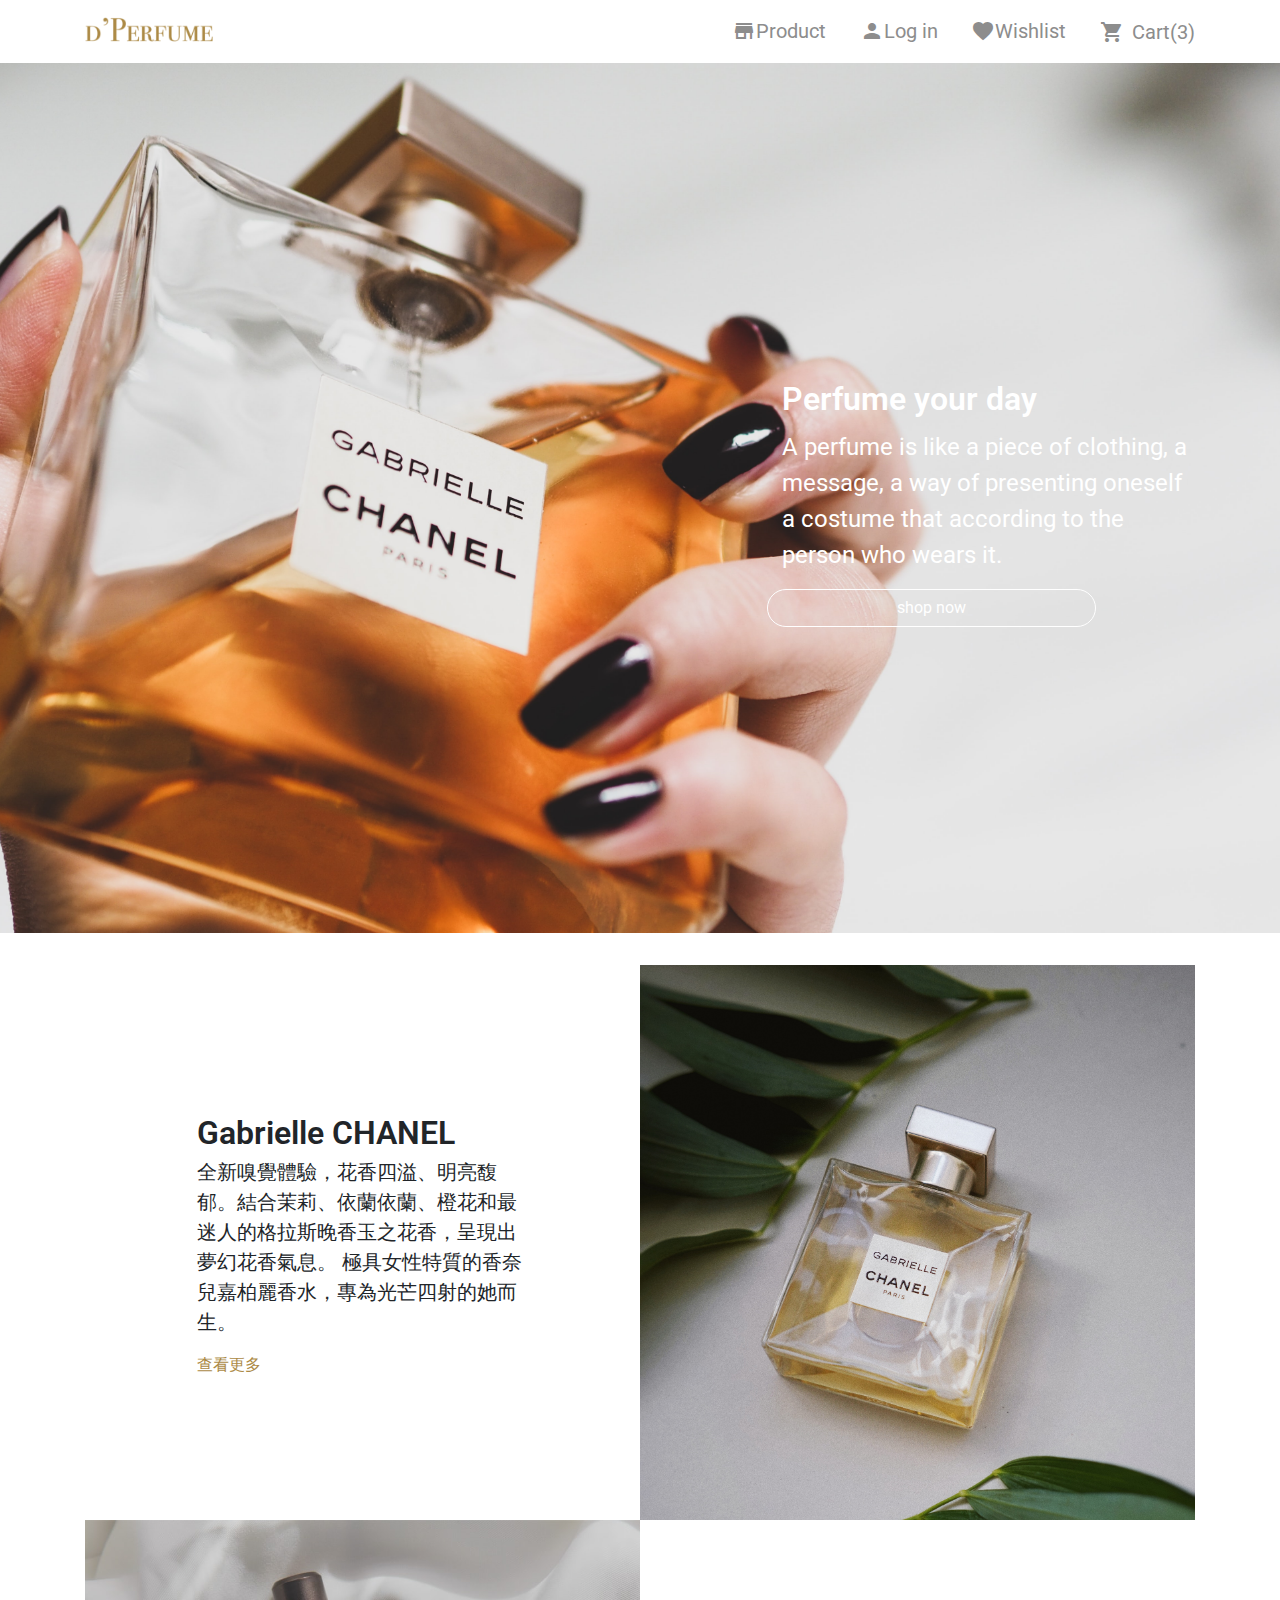
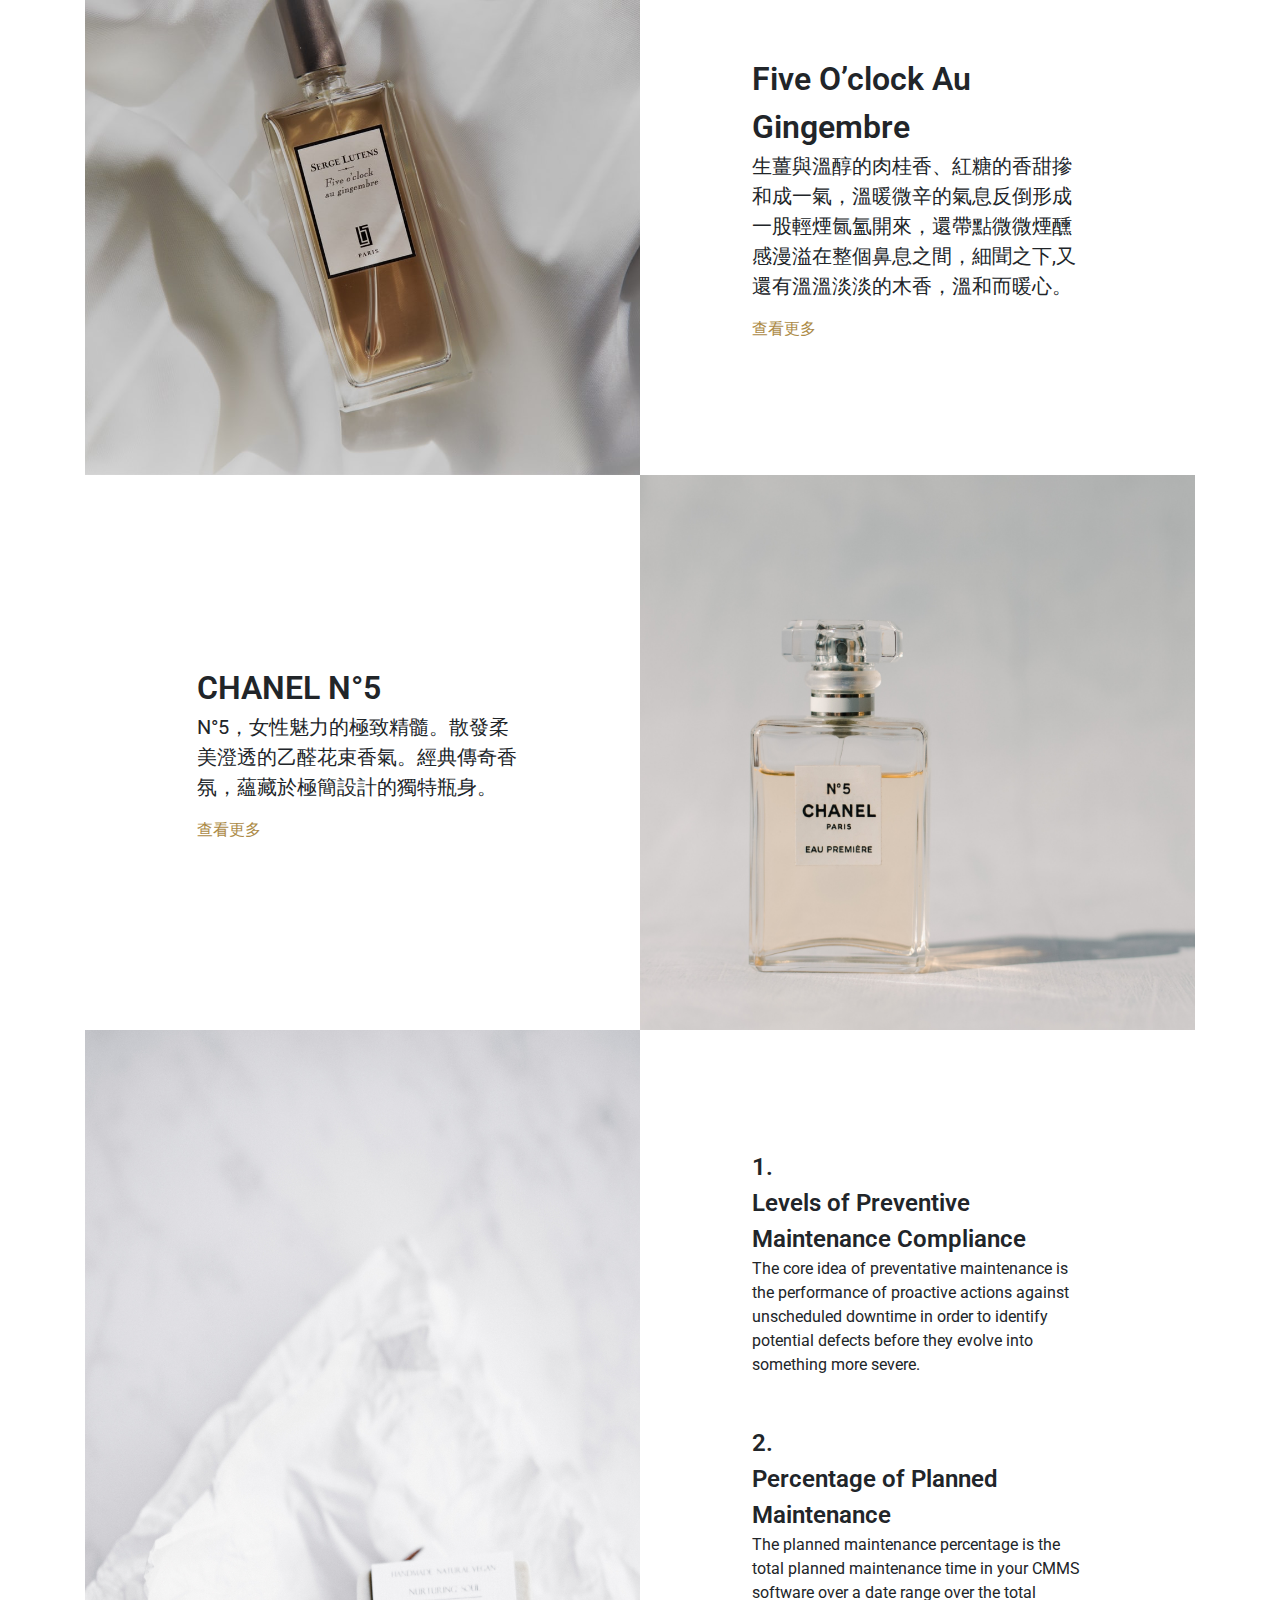
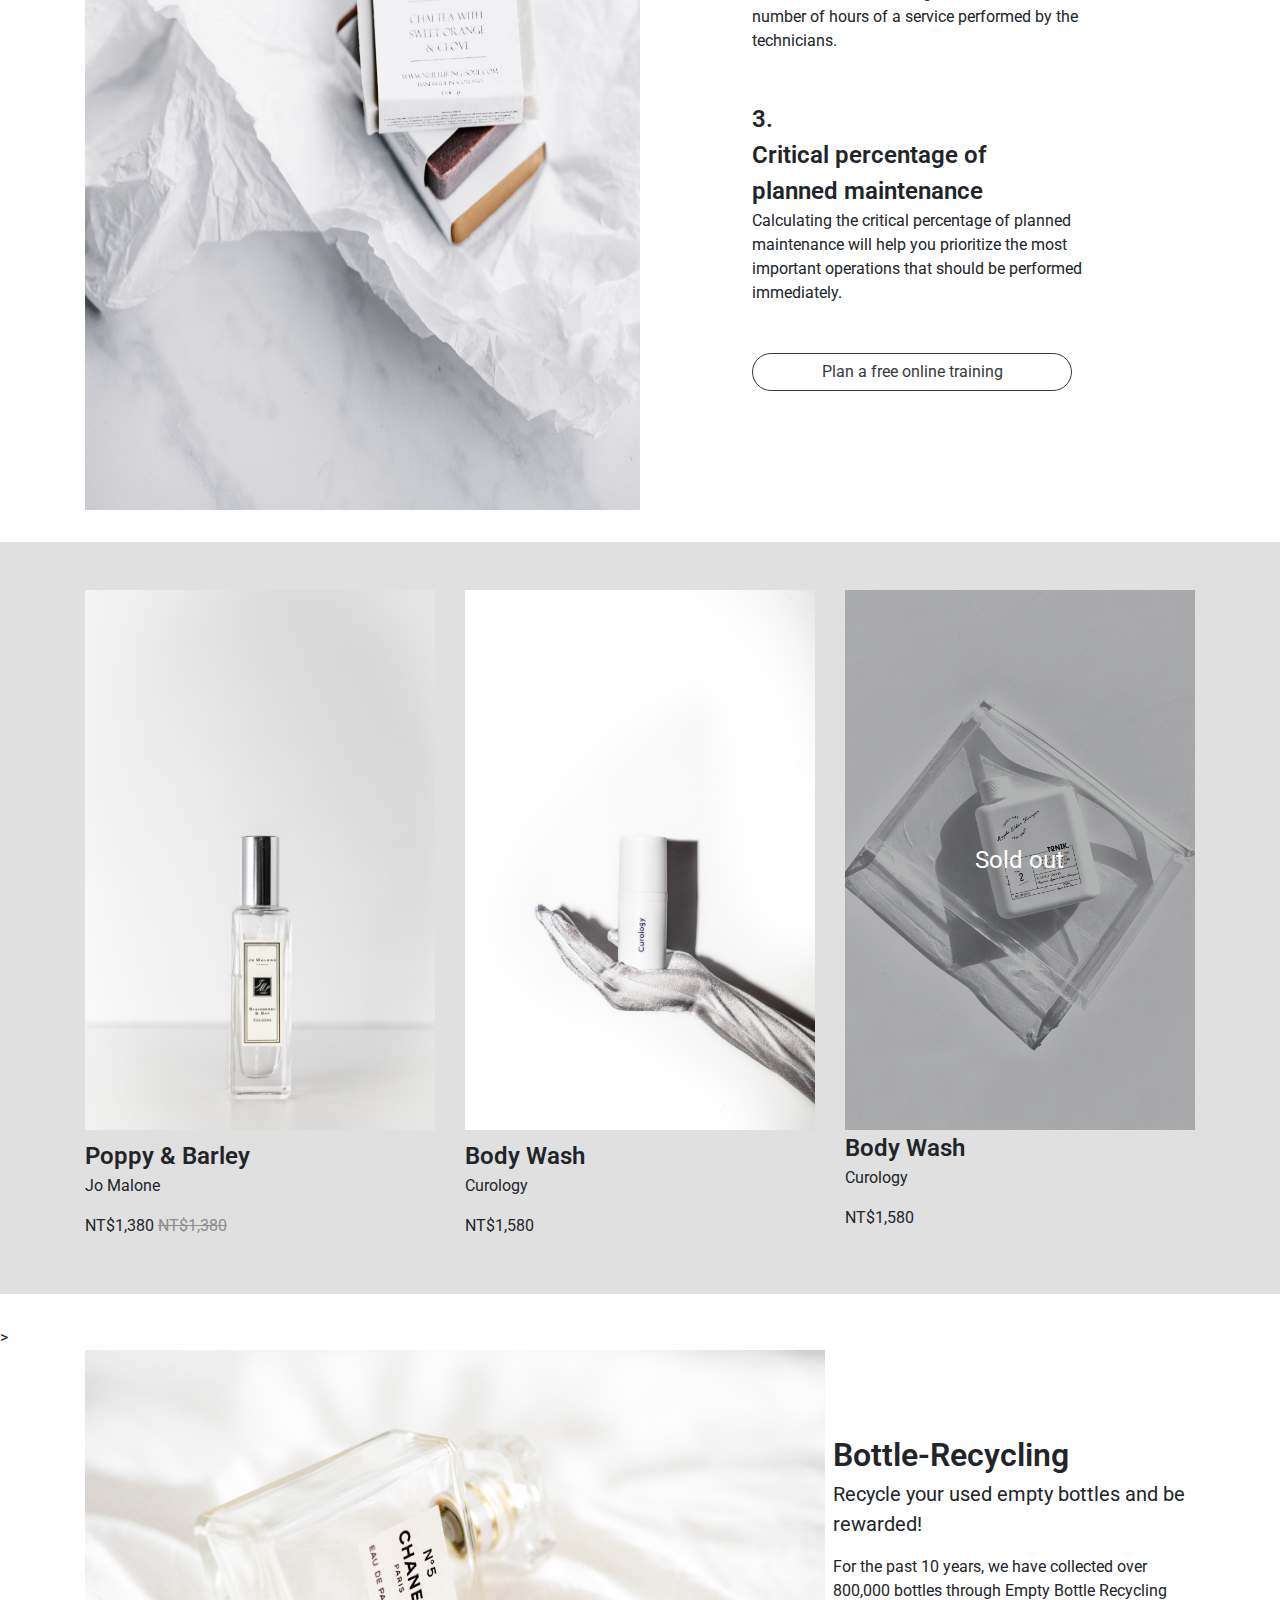
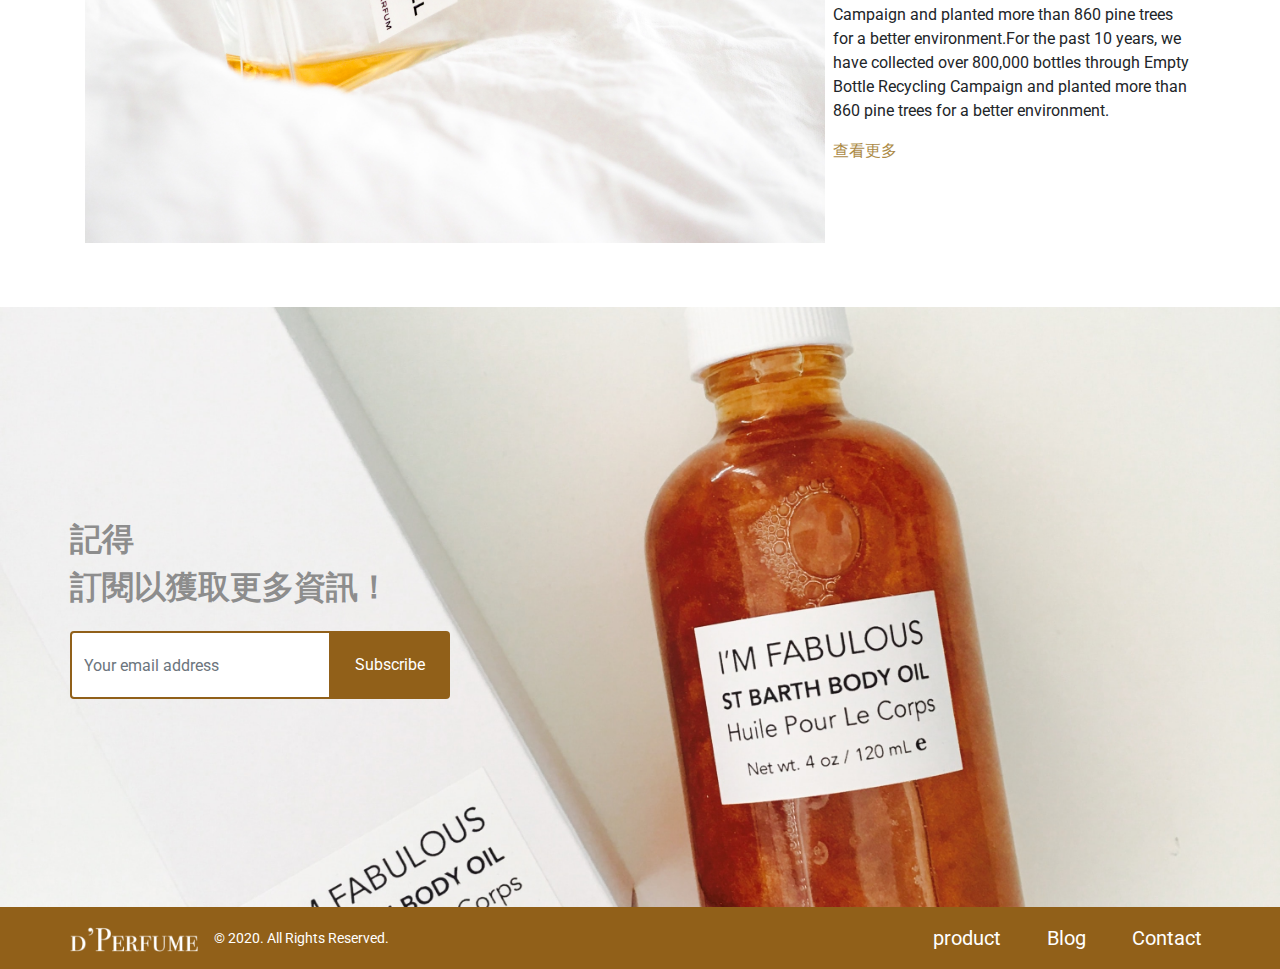
<file: index.html>
<!DOCTYPE html>
<html lang="en">

<head>
  <meta charset="UTF-8">
  <meta name="viewport" content="width=device-width, initial-scale=1.0">
  <meta http-equiv="X-UA-Compatible" content="ie=edge">
  <title>
    index
  </title>
  <link rel="stylesheet" href="./assets/style/all.css">
  <link href="https://fonts.googleapis.com/css2?family=Roboto&display=swap" rel="stylesheet">
  <link href="https://fonts.google.com/specimen/Noto+Sans?query=san" rel="stylesheet">
  <link href="https://fonts.googleapis.com/icon?family=Material+Icons" rel="stylesheet">


</head>

<body>
  <div>
    <div class="container ">
      <nav class="row no-gutters navbar navbar-expand-lg navbar-light    m-lg-0 p-0 mt-sm-2 mb-sm-2">
        <h1 class="col-sm-6 col-lg-7 p-0 m-0 ">
          <a class="navbar-brand logoGold   hideWord p-0" href="index.html">logo</a>
        </h1>
        <div class="col-sm-6  d-lg-none d-sm-block d-sm-flex align-items-sm-center justify-content-sm-end">
          <div class="position-relative">
            <span class="material-icons  text-secondary sd-lg-none d-sm-block">
              shopping_cart
            </span>
            <span
              class="badge badge-pill badge-primary position-absolute position-top--5 position-right--5 d-flex align-items-center justify-content-center text-size-xs "
              style="width:14px;height: 13px;">3
            </span>
          </div>
          <button class="navbar-toggler ml-sm-3" type="button" data-toggle="collapse" data-target="#navbarNav"
            aria-controls="navbarNav" aria-expanded="false" aria-label="Toggle navigation">
            <span class="navbar-toggler-icon"></span>
          </button>
        </div>
        <div class="row col-lg-5 collapse navbar-collapse no-gutters p-0" id="navbarNav">
          <ul class="col-lg-12 navbar-nav d-flex justify-content-between secondary  text-size-l text-lh-l p-0">

            <li class="nav-item d-flex align-items-center  bg-lg-white bg-sm-grey border-sm-white-bottom">
              <span class="material-icons d-lg-block d-sm-none ">
                store
              </span>
              <a class="nav-link d-block text-sm-center text-lg-secondary text-sm-white w-100 pl-0 pt-3 pb-3  "
                href="product.html">Product </a>
            </li>
            <li class="nav-item d-flex align-items-center  bg-lg-white bg-sm-grey border-sm-white-bottom">
              <span class="material-icons d-lg-block d-sm-none ">
                person
              </span>
              <a class="nav-link d-block text-sm-center  text-lg-secondary text-sm-white  w-100 pl-0 pt-3 pb-3"
                href="login.html">Log in</a>
            </li>
            <li class="nav-item d-flex align-items-center bg-lg-white bg-sm-grey border-sm-white-bottom">
              <span class="material-icons d-lg-block d-sm-none">
                favorite
              </span>
              <a class="nav-link d-block text-sm-center  text-lg-secondary text-sm-white w-100 pl-0 pt-3 pb-3"
                href="#">Wishlist</a>
            </li>
            <li class="nav-item d-flex align-items-center bg-lg-white bg-sm-grey">
              <span class="material-icons  d-lg-block d-sm-none">
                shopping_cart
              </span>
              <a class="nav-link d-block text-sm-center  text-lg-secondary text-sm-white w-100 pt-3 pb-3 pr-0 "
                href="#">Cart(3)</a>
            </li>
          </ul>
        </div>
      </nav>

    </div>
  </div>

  <div class="banner  mb-lg-7 mb-5  ">
    <div class="container p-0 h-100 ">
        <div
            class="row w-100  h-100 d-flex align-items-lg-center align-items-sm-center justify-content-lg-end justify-content-sm-center m-0">
            <div class="col-lg-5 article text-white bg-transparent border-0 p-0 ">

                <div class="row article-body  ml-lg-3 pl-lg-3 ">
                    <h2 class="col-12 article-title text-size-3xl text-lh-3xl ">Perfume your day</h5>
                        <p class="col-12 article-text text-size-xl text-lh-xl mb-lg-3">A perfume is like a piece of
                            clothing, a
                            message, a way of presenting
                            oneself a costume that according to the person who wears it.
                        </p>

                        <button type="button" class="col-lg-9 col-sm-12 btn btn-outline-white rounded-pill ">shop
                            now</button>
                </div>
            </div>
        </div>
    </div>
</div>
<div class="container mb-lg-7 mb-5 ">
    <div class="row no-gutters flex-lg-row flex-sm-column-reverse ">
        <div class="col-12 col-lg-6 ">
            <div class="article h-100   justify-content-lg-center  pr-lg-7 pl-lg-7  border-0">
                <div class="article-body pr-lg-6 pl-lg-6 pr-sm-0 pl-sm-0">
                    <div class="article-title text-size-xxl text-lh-xxl ">Gabrielle CHANEL</div>
                    <div class="article-text text-size-l text-lh-l mb-lg-3 mb-sm-2">
                        全新嗅覺體驗，花香四溢、明亮馥郁。結合茉莉、依蘭依蘭、橙花和最迷人的格拉斯晚香玉之花香，呈現出夢幻花香氣息。 極具女性特質的香奈兒嘉柏麗香水，專為光芒四射的她而生。</div>
                    <div class="article-text text-size-m text-lh-m ">
                        <a class="fourth" href="">查看更多</a>
                    </div>
                </div>
            </div>
        </div>
        <div class="col-12 col-lg-6">

            <img src="./assets/images/index2.jpg" class="img-fluid   bg-size-contain bg-pos-top a" alt="">
        </div>
        <div class="col-lg-6">

        </div>
    </div>
    <div class="row no-gutters flex-lg-row-reverse flex-sm-column-reverse  mb-sm-5 mb-lg-0">
        <div class="col-lg-6">
            <div class="article h-100 justify-content-lg-center pr-lg-7 pl-lg-7  border-0">
                <div class="article-body pr-lg-6 pl-lg-6 pr-sm-0 pl-sm-0">
                    <div class="article-title text-size-xxl text-lh-xxl  ">Five O’clock Au Gingembre</div>
                    <div class="article-text text-size-l text-lh-l mb-lg-3 mb-sm-2">
                        生薑與溫醇的肉桂香、紅糖的香甜摻和成一氣，溫暖微辛的氣息反倒形成一股輕煙氤氳開來，還帶點微微煙醺感漫溢在整個鼻息之間，細聞之下,又還有溫溫淡淡的木香，溫和而暖心。</div>
                    <div class="article-text text-size-m text-lh-m">
                        <a class="fourth" href="">查看更多</a>
                    </div>
                </div>
            </div>
        </div>
        <div class="col-lg-6 d-sm-flex justify-content-sm-center">

            <img src="./assets/images/index3.png" class="img-fluid   bg-size-cover " alt="">
        </div>
        <div class="col-lg-6">

        </div>
    </div>
    <div class="row no-gutters flex-lg-row flex-sm-column-reverse mb-lg-0 mb-sm-5 ">
        <div class="col-lg-6 ">
            <div class="article h-100 justify-content-lg-center pr-lg-7 pl-lg-7  border-0">
                <div class="article-body pr-lg-6 pl-lg-6 pr-sm-0 pl-sm-0">
                    <div class="article-title text-size-xxl text-lh-xxl">CHANEL N°5</div>
                    <div class="article-text text-size-l text-lh-l mb-lg-3 mb-sm-2">
                        N°5，女性魅力的極致精髓。散發柔美澄透的乙醛花束香氣。經典傳奇香氛，蘊藏於極簡設計的獨特瓶身。</div>
                    <div class="article-text text-size-m text-lh-m ">
                        <a class="fourth" href="">查看更多</a>
                    </div>
                </div>
            </div>
        </div>
        <div class="col-lg-6">

            <img src="./assets/images/index4.jpg" class="img-fluid  bg-size-cover " alt="">
        </div>
        <div class="col-lg-6">

        </div>
    </div>
    <div class="row no-gutters flex-lg-row-reverse flex-sm-column-reverse mb-lg-0 mb-sm-5">
        <div class="col-lg-6">
            <ul
                class="article h-100 justify-content-lg-center list-style-none border-0 mb-lg-0 pr-lg-7 pl-lg-7 p-sm-0 mb-sm-2">
                <li class="article-body pt-lg-0 pb-lg-0 pr-lg-6 pl-lg-6 mb-lg-6 pr-sm-0 pl-sm-0  pt-sm-0">
                    <div class="article-title text-size-xl text-lh-xl ">1.<br> Levels of Preventive<br>Maintenance
                        Compliance</div>
                    <div class="article-text text-size-m text-lh-m">The core idea of preventative maintenance is the
                        performance of proactive actions against unscheduled downtime in order to identify potential
                        defects before they evolve into something more severe.</div>
                </li>
                <li class="article-body pt-lg-0 pb-lg-0 pr-lg-6 pl-lg-6 mb-lg-6 pr-sm-0 pl-sm-0 pt-sm-0">
                    <div class="article-title text-size-xl text-lh-xl  ">2.<br> Percentage of Planned <br>Maintenance
                    </div>
                    <div class="article-text text-size-m text-lh-m">The planned maintenance percentage is the total
                        planned maintenance time in your CMMS software over a date range over the total number of hours
                        of a service performed by the technicians.</div>
                </li>
                <li class="article-body pt-lg-0 pb-lg-0 pr-lg-6 pl-lg-6 mb-lg-6 pr-sm-0 pl-sm-0 pt-sm-0">
                    <div class="article-title text-size-xl text-lh-xl  ">3.<br> Critical percentage of<br>planned
                        maintenance</div>
                    <div class="article-text text-size-m text-lh-m">Calculating the critical percentage of planned
                        maintenance will help you prioritize the most important operations that should be performed
                        immediately.</div>
                </li>
                <li>
                    <button type="button" class="btn btn-outline-dark rounded-pill w-lg-75 w-sm-100 ml-lg-6">Plan a free
                        online training</button>
                </li>
            </ul>
        </div>
        <div class="col-lg-6">

            <img src="./assets/images/index5.jpg" class="img-fluid bg-size-cover " alt="" style="height:1080px">
        </div>
        <div class="col-lg-6">

        </div>
    </div>
</div>
<div class="bg-third  mb-lg-7 pt-lg-6 pb-lg-4 mb-5">
    <div class="container">
        <div class="row ">
            <div class="col-sm-12 col-lg-4 mb-5">
                <div class="article  border-0">
                    <img src="./assets/images/index6.jpg" alt="" class="article-img" style="height:540px">

                    <div class="article-body   p-0">
                        <div class="article-title text-size-xl text-lh-xl">Poppy & Barley</div>
                        <div class="article-text text-size-m text-lh-m mb-lg-3">Jo Malone</div>
                        <div class="article-text text-size-m text-lh-m">NT$1,380 <span
                                class="text-line-trough secondary">NT$1,380</span></div>

                    </div>
                </div>
            </div>
            <div class="col-sm-12 col-lg-4 mb-5">
                <div class="article  border-0 ">
                    <img src="./assets/images/index7.jpg" alt="" class="article-img img-fluid " style="height:540px">

                    <div class="article-body p-0">
                        <div class="article-title text-size-xl text-lh-xl">Body Wash</div>
                        <div class="article-text text-size-m text-lh-m mb-lg-3">Curology</div>
                        <div class="article-text text-size-m text-lh-m">NT$1,580</div>

                    </div>
                </div>
            </div>
            <div class="col-sm-12 col-lg-4  mb-5">
                <div class="article  border-0 ">
                    <div class="picIndex-8  ">
                        <p class="cover h-100 w-100 text-white text-size-xl text-lh-xl">Sold out</p>
                    </div>

                    <div class="article-body p-0">
                        <div class="article-title text-size-xl text-lh-xl">Body Wash</div>
                        <div class="article-text text-size-m text-lh-m mb-lg-3">Curology</div>
                        <div class="article-text text-size-m text-lh-m">NT$1,580</div>

                    </div>
                </div>
            </div>
        </div>
    </div>
</div>>
<div class="container mb-lg-7">
    <div class="row no-gutters">
        <img src="./assets/images/index9.jpg" alt="" class="col-lg-8 article-img img-fluid mb-lg-0">
        <div class="col-lg-4">
            <div class="article h-100 justify-content-lg-center   border-0 pl-lg-2">
                <div class="article-body pr-lg-0 pr-sm-0 pl-sm-0">
                    <div class="article-title text-size-xxl text-lh-xxl  ">Bottle-Recycling</div>
                    <div class="article-text text-size-l text-lh-l mb-lg-3 ">
                        Recycle your used empty bottles and be rewarded!</div>
                    <div class="article-text text-size-m text-lh-m mb-lg-3 mb-sm-2">
                        For the past 10 years, we have collected over 800,000 bottles through Empty Bottle Recycling
                        Campaign and planted more than 860 pine trees for a better environment.For the past 10 years, we
                        have collected over 800,000 bottles through Empty Bottle Recycling Campaign and planted more
                        than 860 pine trees for a better environment.</div>
                    <div class="article-text text-size-m text-lh-m ">
                        <a class="fourth" href="">查看更多</a>
                    </div>
                </div>
            </div>
        </div>
    </div>
</div>
<div class="banner-secondary  ">
    <div class="container p-0 h-100 ">
        <div
            class="row w-100 no-gutters h-100 d-flex align-items-lg-center  align-items-sm-center justify-content-lg-start justify-content-sm-center m-0 ">
            <div class="col-lg-4 article bg-transparent border-0 p-0">

                <div class="article-body p-0 mb-lg-3  mb-sm-3">
                    <h2 class="article-title secondary font-weight-600 text-size-xxl text-lh-xxl mb-lg-1">
                        記得<br>訂閱以獲取更多資訊！
                    </h2>

                </div>
                <div class=" input-group">
                    <input type="text"
                        class="form-control border-primary text-size-m text-lh-m pt-lg-5 pb-lg-5 pt-sm-3 pb-sm-3"
                        placeholder="Your email address">
                    <div class="input-group-append">
                        <button
                            class="btn  bg-primary text-white  text-size-m text-lh-m pl-sm-4 pr-sm-4 pt-sm-3 pb-sm-3"
                            type="button" id="button-addon2">Subscribe</button>
                    </div>
                </div>
            </div>

        </div>
    </div>
</div>
    <div class="bg-primary">
      <div class="container p-0">
        <nav class="row navbar navbar-expand-lg navbar-light  m-0 p-0">
          <div
            class="col-lg-9 d-flex align-items-lg-center align-items-sm-center  justify-content-lg-start justify-content-sm-between p-lg-0 m-0 pt-sm-3 pb-sm-3">

            <a class="navbar-brand logoWhite hideWord p-0" href="#">logo</a>

            <p class="text-white text-size-s text-lh-s mb-0">© 2020. All Rights Reserved.</p>
            <button class="navbar-toggler d-sm-none  " type="button" data-toggle="collapse" data-target="#navbarNav"
              aria-controls="navbarNav" aria-expanded="false" aria-label="Toggle navigation">
              <span class="navbar-toggler-icon"></span>
            </button>
          </div>
          <div class="row col-lg-3 collapse navbar-collapse no-gutters d-sm-none d-lg-block p-0" id="navbarNav">
            <ul class="col-lg-12 navbar-nav d-flex justify-content-between p-0">
              <li class="nav-item ">

                <a class="nav-link text-white text-size-l text-lh-l pt-3 pb-3" href="#">product </a>
              </li>
              <li class="nav-item">
                <a class="nav-link  text-white text-size-l text-lh-l pt-3 pb-3" href="#">Blog</a>
              </li>
              <li class="nav-item">
                <a class="nav-link  text-white text-size-l text-lh-l pt-3 pb-3" href="#">Contact</a>
              </li>
            </ul>
          </div>
        </nav>

      </div>
    </div>
    <script src="https://code.jquery.com/jquery-3.3.1.slim.min.js"
      integrity="sha384-q8i/X+965DzO0rT7abK41JStQIAqVgRVzpbzo5smXKp4YfRvH+8abtTE1Pi6jizo"
      crossorigin="anonymous"></script>
    <script src="https://cdnjs.cloudflare.com/ajax/libs/popper.js/1.14.6/umd/popper.min.js"
      integrity="sha384-wHAiFfRlMFy6i5SRaxvfOCifBUQy1xHdJ/yoi7FRNXMRBu5WHdZYu1hA6ZOblgut"
      crossorigin="anonymous"></script>
    <script src="https://stackpath.bootstrapcdn.com/bootstrap/4.2.1/js/bootstrap.min.js"
      integrity="sha384-B0UglyR+jN6CkvvICOB2joaf5I4l3gm9GU6Hc1og6Ls7i6U/mkkaduKaBhlAXv9k"
      crossorigin="anonymous"></script>
</body>

</html>
</file>
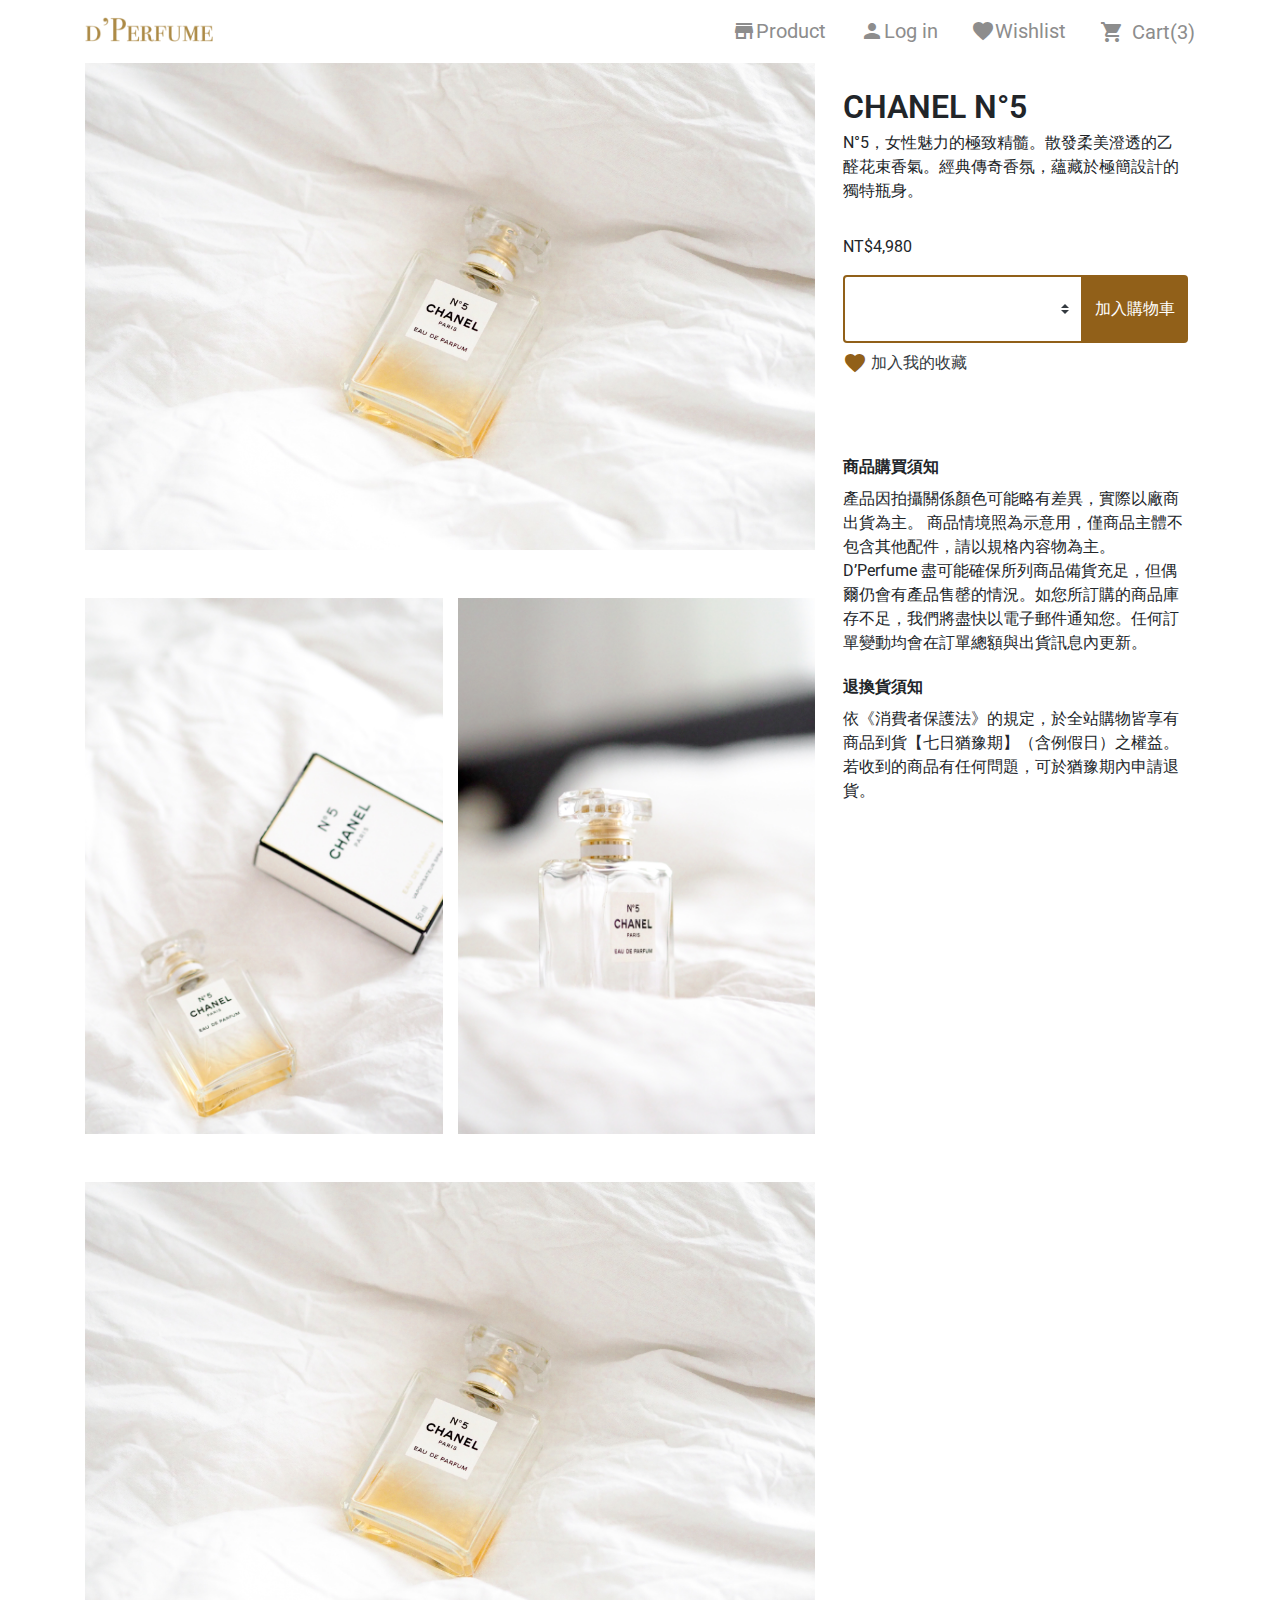
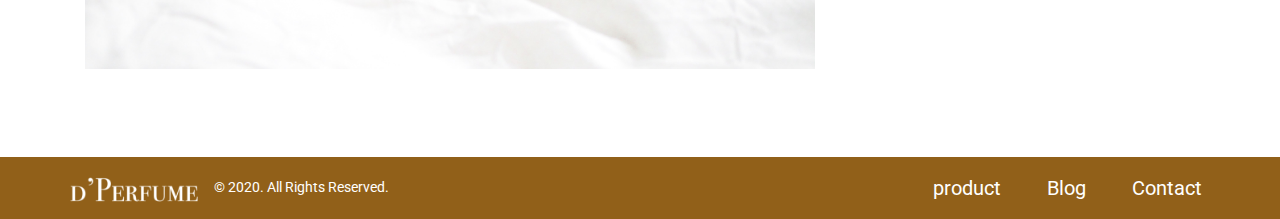
<file: chanel.html>
<!DOCTYPE html>
<html lang="en">

<head>
  <meta charset="UTF-8">
  <meta name="viewport" content="width=device-width, initial-scale=1.0">
  <meta http-equiv="X-UA-Compatible" content="ie=edge">
  <title>
    chanel
  </title>
  <link rel="stylesheet" href="./assets/style/all.css">
  <link href="https://fonts.googleapis.com/css2?family=Roboto&display=swap" rel="stylesheet">
  <link href="https://fonts.google.com/specimen/Noto+Sans?query=san" rel="stylesheet">
  <link href="https://fonts.googleapis.com/icon?family=Material+Icons" rel="stylesheet">


</head>

<body>
  <div>
    <div class="container ">
      <nav class="row no-gutters navbar navbar-expand-lg navbar-light    m-lg-0 p-0 mt-sm-2 mb-sm-2">
        <h1 class="col-sm-6 col-lg-7 p-0 m-0 ">
          <a class="navbar-brand logoGold   hideWord p-0" href="index.html">logo</a>
        </h1>
        <div class="col-sm-6  d-lg-none d-sm-block d-sm-flex align-items-sm-center justify-content-sm-end">
          <div class="position-relative">
            <span class="material-icons  text-secondary sd-lg-none d-sm-block">
              shopping_cart
            </span>
            <span
              class="badge badge-pill badge-primary position-absolute position-top--5 position-right--5 d-flex align-items-center justify-content-center text-size-xs "
              style="width:14px;height: 13px;">3
            </span>
          </div>
          <button class="navbar-toggler ml-sm-3" type="button" data-toggle="collapse" data-target="#navbarNav"
            aria-controls="navbarNav" aria-expanded="false" aria-label="Toggle navigation">
            <span class="navbar-toggler-icon"></span>
          </button>
        </div>
        <div class="row col-lg-5 collapse navbar-collapse no-gutters p-0" id="navbarNav">
          <ul class="col-lg-12 navbar-nav d-flex justify-content-between secondary  text-size-l text-lh-l p-0">

            <li class="nav-item d-flex align-items-center  bg-lg-white bg-sm-grey border-sm-white-bottom">
              <span class="material-icons d-lg-block d-sm-none ">
                store
              </span>
              <a class="nav-link d-block text-sm-center text-lg-secondary text-sm-white w-100 pl-0 pt-3 pb-3  "
                href="product.html">Product </a>
            </li>
            <li class="nav-item d-flex align-items-center  bg-lg-white bg-sm-grey border-sm-white-bottom">
              <span class="material-icons d-lg-block d-sm-none ">
                person
              </span>
              <a class="nav-link d-block text-sm-center  text-lg-secondary text-sm-white  w-100 pl-0 pt-3 pb-3"
                href="login.html">Log in</a>
            </li>
            <li class="nav-item d-flex align-items-center bg-lg-white bg-sm-grey border-sm-white-bottom">
              <span class="material-icons d-lg-block d-sm-none">
                favorite
              </span>
              <a class="nav-link d-block text-sm-center  text-lg-secondary text-sm-white w-100 pl-0 pt-3 pb-3"
                href="#">Wishlist</a>
            </li>
            <li class="nav-item d-flex align-items-center bg-lg-white bg-sm-grey">
              <span class="material-icons  d-lg-block d-sm-none">
                shopping_cart
              </span>
              <a class="nav-link d-block text-sm-center  text-lg-secondary text-sm-white w-100 pt-3 pb-3 pr-0 "
                href="#">Cart(3)</a>
            </li>
          </ul>
        </div>
      </nav>

    </div>
  </div>

  <div class="bg-primary mb-lg-8 d-sm-none">
    <div class="container ">
        <div class="row no-gutters">
            <div class="col-lg-7 nav ">
                <ul class="navbar  list-style-none text-size-l text-lh-l p-0 mb-0">
                    <li class="nav-item ">
                        <a href="" class="nav-link text-white pt-lg-3 pb-lg-3 pl-0">CHANEL</a>
                    </li>
                    <li class="nav-item">
                        <a href="" class="nav-link text-white pt-lg-3 pb-lg-3 ">Jo Malone</a>
                    </li>
                    <li class="nav-item">
                        <a href="" class="nav-link text-white pt-lg-3 pb-lg-3 ">Curology</a>
                    </li>
                    <li class="nav-item">
                        <a href="" class="nav-link text-white pt-lg-3 pb-lg-3 ">Dior</a>
                    </li>
                    <li class="nav-item">
                        <a href="" class="nav-link text-white pt-lg-3 pb-lg-3 ">Chloe</a>
                    </li>
                    <li class="nav-item">
                        <a href="" class="nav-link text-white pt-lg-3 pb-lg-3 ">ZARA</a>
                    </li>
                </ul>
            </div>
        </div>
    </div>
</div>
<div class="container  mb-sm-4">
    <div class="row  ">
        <div class="row    col-lg-8 pr-sm-0">
            <div class="col-sm-12  col-lg-12 mb-3 pr-0">
                <img src="./assets/images/product1.jpg" class="bg-size-cover w-100 mb-lg-5 p-0" alt="">
            </div>
            <div class="col-sm-12 d-lg-none d-sm-block mb-3 pr-0">
                <div class="article border-0">
                    <div class="article-body pb-0 pl-sm-0 pr-sm-0 mb-lg-8 ">
                        <div class="article-title">CHANEL N°5</div>
                        <div class="article-text mb-lg-5 mb-5">N°5，女性魅力的極致精髓。散發柔美澄透的乙醛花束香氣。經典傳奇香氛，蘊藏於極簡設計的獨特瓶身。</div>
                        <div class="article-text mb-lg-3 mb-3">NT$4,980</div>
                        <div class=" input-group mb-lg-2 mb-2">
                            <select class="custom-select border-primary w-sm-50 text-dark text-size-m text-lh-m pt-lg-5 pb-lg-5" >
            
                                <option value="1" selected>1</option>
                                <option value="2">2</option>
                                <option value="3">3</option>
                              </select>
                            <div class="input-group-append w-sm-50">
                                <button class="btn  bg-primary  hover-bg-white text-white w-sm-100 text-size-m text-lh-m  " type="button"
                                    id="button-addon2">加入購物車</button>
                            </div>
                        </div>
                        <div class="d-flex mb-3"data-toggle="modal" data-target="#like">
                            <span class="material-icons cursor-pointer primary mr-2" style="width: 20px ;height: 20px;">
                                favorite
                            </span>
                            <p class="d-inline  cursor-pointer text-dark m-0">加入我的收藏</p>
    
                            <div class="modal fade" id="like" tabindex="-1" role="dialog" aria-labelledby="exampleModalLabel" aria-hidden="true">
                                <div class="modal-dialog  modal-dialog-centered" role="document">
                                  <div class="modal-content ">
                                    <div class="modal-header d-flex justify-content-center">
                                      <h4 class="modal-title primary font-weight-bold text-size-l text-lh-l" id="exampleModalLabel">已加入我的收藏</h4>
                                    </div>
                                  </div> 
                                </div>
                              </div>
                        </div>
                    </div>
                    <div class="article-body pt-0 pl-sm-0 pr-sm-0">
                        <div class="article-title font-weight-bold text-size-m text-lh-m mb-lg-2 mb-2">商品購買須知</div>
                        <div class="article-text">產品因拍攝關係顏色可能略有差異，實際以廠商出貨為主。 商品情境照為示意用，僅商品主體不包含其他配件，請以規格內容物為主。 D’Perfume 盡可能確保所列商品備貨充足，但偶爾仍會有產品售罄的情況。如您所訂購的商品庫存不足，我們將盡快以電子郵件通知您。任何訂單變動均會在訂單總額與出貨訊息內更新。</div>
                    </div>
                    <div class="article-body pt-0 pb-sm-0 pl-sm-0 pr-sm-0 mb-sm-4 ">
                        <div class="article-title font-weight-bold text-size-m text-lh-m mb-lg-2 mb-2" >退換貨須知</div>
                        <div class="article-text">依《消費者保護法》的規定，於全站購物皆享有商品到貨【七日猶豫期】（含例假日）之權益。若收到的商品有任何問題，可於猶豫期內申請退貨。</div>
                    </div>
    
                </div>
            </div>
            <div class="col-sm-12  col-lg-6 mb-3 pr-0" >
                <img src="./assets/images/product2.jpg" class="bg-size-cover w-100 mb-lg-5 pl-0" alt="">

            </div>
            <div class="col-sm-12  col-lg-6 mb-3 pr-0">
                <img src="./assets/images/product3.jpg" class="bg-size-cover w-100 mb-lg-5 pr-0" alt="">

            </div>
            <div class="col-sm-12  col-lg-12 mb-lg-7 mb-3 pr-0">
                <img src="./assets/images/product1.jpg" class="bg-size-cover w-100 " alt="">
            </div>
        </div>
        <div class="col-lg-4  d-lg-block d-sm-none ml-lg-2 pr-0 mr-0">
            <div class="article border-0">
                <div class="article-body pb-0 pr-0 mb-lg-8 ">
                    <div class="article-title">CHANEL N°5</div>
                    <div class="article-text mb-lg-5">N°5，女性魅力的極致精髓。散發柔美澄透的乙醛花束香氣。經典傳奇香氛，蘊藏於極簡設計的獨特瓶身。</div>
                    <div class="article-text mb-lg-3">NT$4,980</div>
                    <div class=" input-group mb-lg-2">
                        <select class="custom-select border-primary w-sm-50 text-dark text-size-m text-lh-m pt-lg-5 pb-lg-5" >
                            <option value="1" selected>1</option>
                            <option value="2">2</option>
                            <option value="3">3</option>
                          </select>
                        <div class="input-group-append">
                            <button class="btn  bg-primary hover-bg-white text-white  text-size-m text-lh-m " type="button"
                                id="button-addon2">加入購物車</button>
                        </div>
                    </div>
                    <div class="d-flex"data-toggle="modal" data-target="#like">
                        <span class="material-icons cursor-pointer primary mr-2" style="width: 20px ;height: 20px;">
                            favorite
                        </span>
                        <p class="d-inline  cursor-pointer text-dark m-0">加入我的收藏</p>

                        <div class="modal fade" id="like" tabindex="-1" role="dialog" aria-labelledby="exampleModalLabel" aria-hidden="true">
                            <div class="modal-dialog  modal-dialog-centered" role="document">
                              <div class="modal-content ">
                                <div class="modal-header d-flex justify-content-center">
                                  <h4 class="modal-title primary font-weight-bold text-size-l text-lh-l" id="exampleModalLabel">已加入我的收藏</h4>
                                </div>
                              </div> 
                            </div>
                          </div>
                    </div>
                </div>
                <div class="article-body pt-0 pr-0 ">
                    <div class="article-title font-weight-bold text-size-m text-lh-m mb-lg-2">商品購買須知</div>
                    <div class="article-text">產品因拍攝關係顏色可能略有差異，實際以廠商出貨為主。 商品情境照為示意用，僅商品主體不包含其他配件，請以規格內容物為主。 D’Perfume 盡可能確保所列商品備貨充足，但偶爾仍會有產品售罄的情況。如您所訂購的商品庫存不足，我們將盡快以電子郵件通知您。任何訂單變動均會在訂單總額與出貨訊息內更新。</div>
                </div>
                <div class="article-body pt-0 pr-0 ">
                    <div class="article-title font-weight-bold text-size-m text-lh-m mb-lg-2" >退換貨須知</div>
                    <div class="article-text">依《消費者保護法》的規定，於全站購物皆享有商品到貨【七日猶豫期】（含例假日）之權益。若收到的商品有任何問題，可於猶豫期內申請退貨。</div>
                </div>

            </div>
        </div>
    </div>
</div>
    <div class="bg-primary">
      <div class="container p-0">
        <nav class="row navbar navbar-expand-lg navbar-light  m-0 p-0">
          <div
            class="col-lg-9 d-flex align-items-lg-center align-items-sm-center  justify-content-lg-start justify-content-sm-between p-lg-0 m-0 pt-sm-3 pb-sm-3">

            <a class="navbar-brand logoWhite hideWord p-0" href="#">logo</a>

            <p class="text-white text-size-s text-lh-s mb-0">© 2020. All Rights Reserved.</p>
            <button class="navbar-toggler d-sm-none  " type="button" data-toggle="collapse" data-target="#navbarNav"
              aria-controls="navbarNav" aria-expanded="false" aria-label="Toggle navigation">
              <span class="navbar-toggler-icon"></span>
            </button>
          </div>
          <div class="row col-lg-3 collapse navbar-collapse no-gutters d-sm-none d-lg-block p-0" id="navbarNav">
            <ul class="col-lg-12 navbar-nav d-flex justify-content-between p-0">
              <li class="nav-item ">

                <a class="nav-link text-white text-size-l text-lh-l pt-3 pb-3" href="#">product </a>
              </li>
              <li class="nav-item">
                <a class="nav-link  text-white text-size-l text-lh-l pt-3 pb-3" href="#">Blog</a>
              </li>
              <li class="nav-item">
                <a class="nav-link  text-white text-size-l text-lh-l pt-3 pb-3" href="#">Contact</a>
              </li>
            </ul>
          </div>
        </nav>

      </div>
    </div>
    <script src="https://code.jquery.com/jquery-3.3.1.slim.min.js"
      integrity="sha384-q8i/X+965DzO0rT7abK41JStQIAqVgRVzpbzo5smXKp4YfRvH+8abtTE1Pi6jizo"
      crossorigin="anonymous"></script>
    <script src="https://cdnjs.cloudflare.com/ajax/libs/popper.js/1.14.6/umd/popper.min.js"
      integrity="sha384-wHAiFfRlMFy6i5SRaxvfOCifBUQy1xHdJ/yoi7FRNXMRBu5WHdZYu1hA6ZOblgut"
      crossorigin="anonymous"></script>
    <script src="https://stackpath.bootstrapcdn.com/bootstrap/4.2.1/js/bootstrap.min.js"
      integrity="sha384-B0UglyR+jN6CkvvICOB2joaf5I4l3gm9GU6Hc1og6Ls7i6U/mkkaduKaBhlAXv9k"
      crossorigin="anonymous"></script>
</body>

</html>
</file>
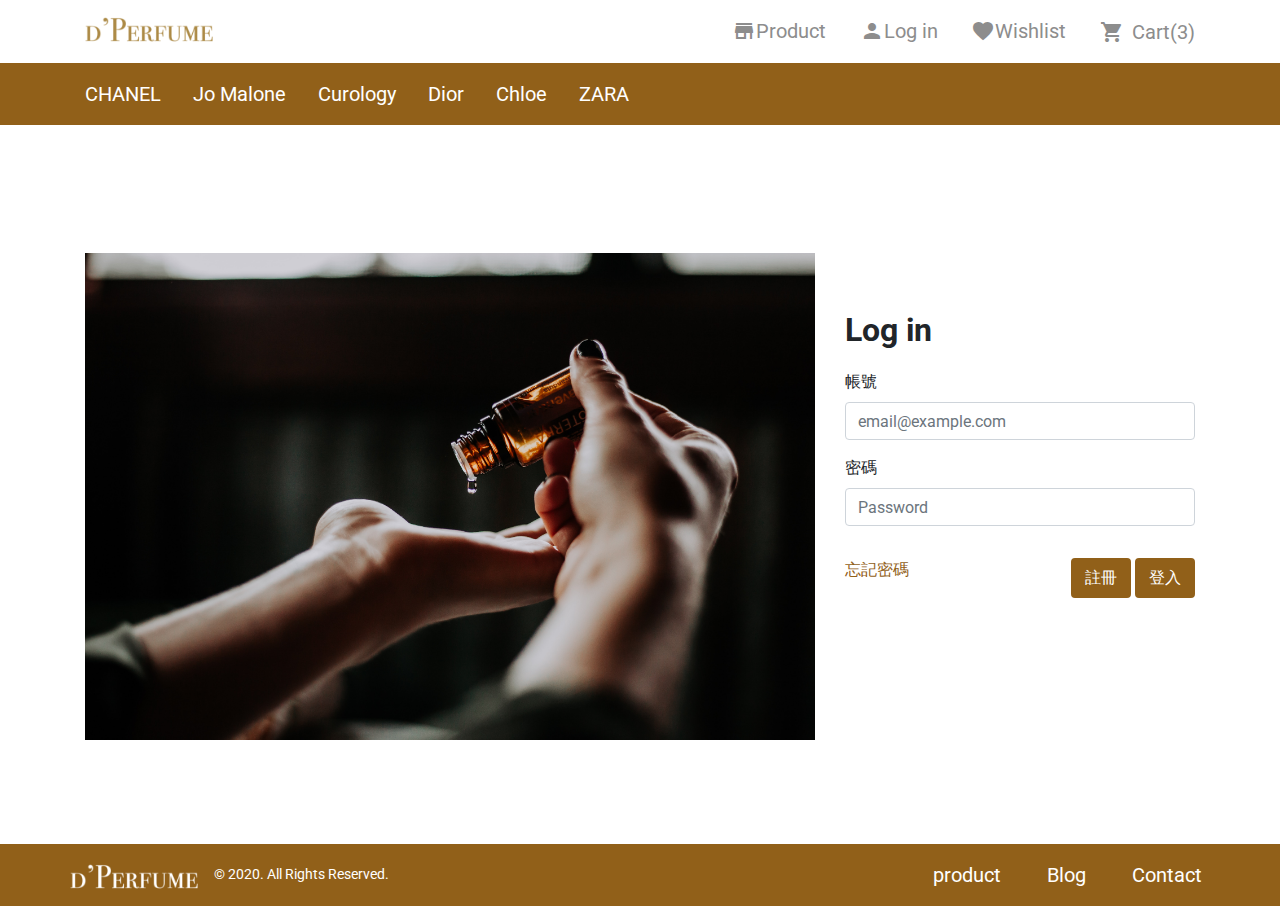
<file: login.html>
<!DOCTYPE html>
<html lang="en">

<head>
  <meta charset="UTF-8">
  <meta name="viewport" content="width=device-width, initial-scale=1.0">
  <meta http-equiv="X-UA-Compatible" content="ie=edge">
  <title>
    log in
  </title>
  <link rel="stylesheet" href="./assets/style/all.css">
  <link href="https://fonts.googleapis.com/css2?family=Roboto&display=swap" rel="stylesheet">
  <link href="https://fonts.google.com/specimen/Noto+Sans?query=san" rel="stylesheet">
  <link href="https://fonts.googleapis.com/icon?family=Material+Icons" rel="stylesheet">


</head>

<body>
  <div>
    <div class="container ">
      <nav class="row no-gutters navbar navbar-expand-lg navbar-light    m-lg-0 p-0 mt-sm-2 mb-sm-2">
        <h1 class="col-sm-6 col-lg-7 p-0 m-0 ">
          <a class="navbar-brand logoGold   hideWord p-0" href="index.html">logo</a>
        </h1>
        <div class="col-sm-6  d-lg-none d-sm-block d-sm-flex align-items-sm-center justify-content-sm-end">
          <div class="position-relative">
            <span class="material-icons  text-secondary sd-lg-none d-sm-block">
              shopping_cart
            </span>
            <span
              class="badge badge-pill badge-primary position-absolute position-top--5 position-right--5 d-flex align-items-center justify-content-center text-size-xs "
              style="width:14px;height: 13px;">3
            </span>
          </div>
          <button class="navbar-toggler ml-sm-3" type="button" data-toggle="collapse" data-target="#navbarNav"
            aria-controls="navbarNav" aria-expanded="false" aria-label="Toggle navigation">
            <span class="navbar-toggler-icon"></span>
          </button>
        </div>
        <div class="row col-lg-5 collapse navbar-collapse no-gutters p-0" id="navbarNav">
          <ul class="col-lg-12 navbar-nav d-flex justify-content-between secondary  text-size-l text-lh-l p-0">

            <li class="nav-item d-flex align-items-center  bg-lg-white bg-sm-grey border-sm-white-bottom">
              <span class="material-icons d-lg-block d-sm-none ">
                store
              </span>
              <a class="nav-link d-block text-sm-center text-lg-secondary text-sm-white w-100 pl-0 pt-3 pb-3  "
                href="product.html">Product </a>
            </li>
            <li class="nav-item d-flex align-items-center  bg-lg-white bg-sm-grey border-sm-white-bottom">
              <span class="material-icons d-lg-block d-sm-none ">
                person
              </span>
              <a class="nav-link d-block text-sm-center  text-lg-secondary text-sm-white  w-100 pl-0 pt-3 pb-3"
                href="login.html">Log in</a>
            </li>
            <li class="nav-item d-flex align-items-center bg-lg-white bg-sm-grey border-sm-white-bottom">
              <span class="material-icons d-lg-block d-sm-none">
                favorite
              </span>
              <a class="nav-link d-block text-sm-center  text-lg-secondary text-sm-white w-100 pl-0 pt-3 pb-3"
                href="#">Wishlist</a>
            </li>
            <li class="nav-item d-flex align-items-center bg-lg-white bg-sm-grey">
              <span class="material-icons  d-lg-block d-sm-none">
                shopping_cart
              </span>
              <a class="nav-link d-block text-sm-center  text-lg-secondary text-sm-white w-100 pt-3 pb-3 pr-0 "
                href="#">Cart(3)</a>
            </li>
          </ul>
        </div>
      </nav>

    </div>
  </div>

  <div class="bg-primary mb-lg-8 d-sm-none d-lg-block">
    <div class="container ">
        <div class="row no-gutters">
            <div class="col-lg-12 nav ">
                <ul class="navbar  list-style-none text-size-l text-lh-l p-0 mb-0">
                    <li class="nav-item ">
                        <a href="" class="nav-link text-white pt-lg-3 pb-lg-3 pl-0">CHANEL</a>
                    </li>
                    <li class="nav-item">
                        <a href="" class="nav-link text-white pt-lg-3 pb-lg-3 ">Jo Malone</a>
                    </li>
                    <li class="nav-item">
                        <a href="" class="nav-link text-white pt-lg-3 pb-lg-3 ">Curology</a>
                    </li>
                    <li class="nav-item">
                        <a href="" class="nav-link text-white pt-lg-3 pb-lg-3 ">Dior</a>
                    </li>
                    <li class="nav-item">
                        <a href="" class="nav-link text-white pt-lg-3 pb-lg-3 ">Chloe</a>
                    </li>
                    <li class="nav-item">
                        <a href="" class="nav-link text-white pt-lg-3 pb-lg-3 ">ZARA</a>
                    </li>
                </ul>
            </div>
        </div>
    </div>
</div>
<div class="container mb-lg-8 pt-sm-5">
    <div class="row">
        <div class="col-lg-8 mb-3">
            <img src="./assets/images/login1.jpg" alt="" class="img-fluid mb-2">
        </div>
        <div class="col-lg-4 d-flex align-items-center">
            <form class="w-100 ">
                <h2 class="text-size-xxl text-lh-xxl mb-sm-3">Log in</h2>
                <div class="form-group">
                    <label for="inputEmail">帳號</label>
                    <input type="email" class="form-control mb-sm-1" id="inputEmail1" placeholder="email@example.com">
                    <!--     <small id="emailHelp" class="form-text text-muted">We'll never share your email with anyone else.</small> -->
                </div>
                <div class="form-group mb-lg-5 mb-5">
                    <label for="inputPassword1">密碼</label>
                    <input type="password" class="form-control mb-sm-1" id="inputPassword" placeholder="Password">
                </div>

                <div class="d-flex justify-content-between mb-7">
                    <a href="" class="primary mb-6">忘記密碼</a>
                    <div class="mb-6">
                        <button type="submit"
                            class="btn btn-primary bg-primary border-primary hover-bg-white ">註冊</button>
                        <a  href="mypage.html" 
                            class="btn btn-primary bg-primary border-primary hover-bg-white ">登入</a>
                    </div>
                </div>
            </form>
        </div>
    </div>
</div>
    <div class="bg-primary">
      <div class="container p-0">
        <nav class="row navbar navbar-expand-lg navbar-light  m-0 p-0">
          <div
            class="col-lg-9 d-flex align-items-lg-center align-items-sm-center  justify-content-lg-start justify-content-sm-between p-lg-0 m-0 pt-sm-3 pb-sm-3">

            <a class="navbar-brand logoWhite hideWord p-0" href="#">logo</a>

            <p class="text-white text-size-s text-lh-s mb-0">© 2020. All Rights Reserved.</p>
            <button class="navbar-toggler d-sm-none  " type="button" data-toggle="collapse" data-target="#navbarNav"
              aria-controls="navbarNav" aria-expanded="false" aria-label="Toggle navigation">
              <span class="navbar-toggler-icon"></span>
            </button>
          </div>
          <div class="row col-lg-3 collapse navbar-collapse no-gutters d-sm-none d-lg-block p-0" id="navbarNav">
            <ul class="col-lg-12 navbar-nav d-flex justify-content-between p-0">
              <li class="nav-item ">

                <a class="nav-link text-white text-size-l text-lh-l pt-3 pb-3" href="#">product </a>
              </li>
              <li class="nav-item">
                <a class="nav-link  text-white text-size-l text-lh-l pt-3 pb-3" href="#">Blog</a>
              </li>
              <li class="nav-item">
                <a class="nav-link  text-white text-size-l text-lh-l pt-3 pb-3" href="#">Contact</a>
              </li>
            </ul>
          </div>
        </nav>

      </div>
    </div>
    <script src="https://code.jquery.com/jquery-3.3.1.slim.min.js"
      integrity="sha384-q8i/X+965DzO0rT7abK41JStQIAqVgRVzpbzo5smXKp4YfRvH+8abtTE1Pi6jizo"
      crossorigin="anonymous"></script>
    <script src="https://cdnjs.cloudflare.com/ajax/libs/popper.js/1.14.6/umd/popper.min.js"
      integrity="sha384-wHAiFfRlMFy6i5SRaxvfOCifBUQy1xHdJ/yoi7FRNXMRBu5WHdZYu1hA6ZOblgut"
      crossorigin="anonymous"></script>
    <script src="https://stackpath.bootstrapcdn.com/bootstrap/4.2.1/js/bootstrap.min.js"
      integrity="sha384-B0UglyR+jN6CkvvICOB2joaf5I4l3gm9GU6Hc1og6Ls7i6U/mkkaduKaBhlAXv9k"
      crossorigin="anonymous"></script>
</body>

</html>
</file>
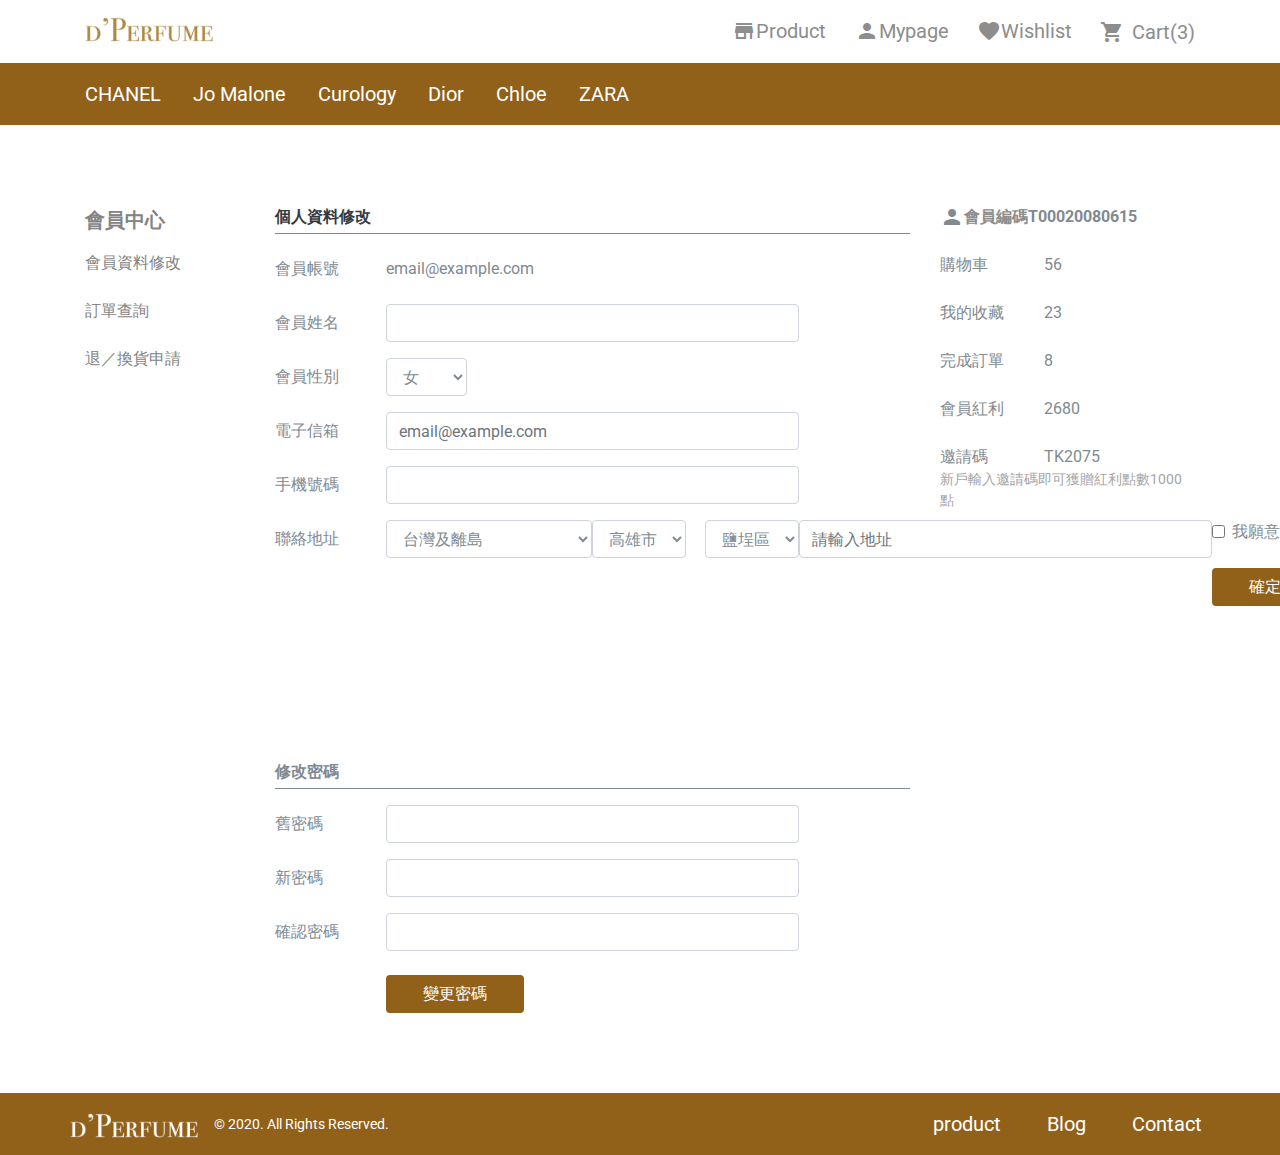
<file: mypage.html>
<!DOCTYPE html>
<html lang="en">

<head>
  <meta charset="UTF-8">
  <meta name="viewport" content="width=device-width, initial-scale=1.0">
  <meta http-equiv="X-UA-Compatible" content="ie=edge">
  <title>
    mypage
  </title>
  <link rel="stylesheet" href="./assets/style/all.css">
  <link href="https://fonts.googleapis.com/css2?family=Roboto&display=swap" rel="stylesheet">
  <link href="https://fonts.google.com/specimen/Noto+Sans?query=san" rel="stylesheet">
  <link href="https://fonts.googleapis.com/icon?family=Material+Icons" rel="stylesheet">
  

</head>

<body>
  <div>
    <div class="container ">
      <nav class="row no-gutters navbar navbar-expand-lg navbar-light    m-lg-0 p-0 mt-sm-2 mb-sm-2">
        <h1 class="col-sm-6 col-lg-7 p-0 m-0 ">
          <a class="navbar-brand logoGold   hideWord p-0" href="index.html">logo</a>
        </h1>
        <div class="col-sm-6 d-lg-none d-sm-block d-sm-flex align-items-sm-center justify-content-sm-end">
          <span class="material-icons  secondary sd-lg-none d-sm-block">
            shopping_cart
          </span>
          <button class="navbar-toggler ml-sm-3" type="button" data-toggle="collapse" data-target="#navbarNav"
            aria-controls="navbarNav" aria-expanded="false" aria-label="Toggle navigation">
            <span class="navbar-toggler-icon"></span>
        </button>
      </div>
        <div class="row col-lg-5 collapse navbar-collapse no-gutters p-0" id="navbarNav">
          <ul class="col-lg-12 navbar-nav d-flex justify-content-between secondary  text-size-l text-lh-l p-0">

            <li class="nav-item d-flex align-items-center  bg-lg-white bg-sm-grey border-sm-white-bottom">
              <span class="material-icons d-lg-block d-sm-none ">
                store
              </span>
              <a class="nav-link d-block text-sm-center text-lg-secondary text-sm-white w-100 pl-0 pt-3 pb-3  " href="product.html">Product </a>
            </li>
            <li class="nav-item d-flex align-items-center  bg-lg-white bg-sm-grey border-sm-white-bottom">
              <span class="material-icons d-lg-block d-sm-none ">
                person
              </span>
              <a class="nav-link d-block text-sm-center  text-lg-secondary text-sm-white  w-100 pl-0 pt-3 pb-3" href="mypage.html">Mypage</a>
            </li>
            <li class="nav-item d-flex align-items-center bg-lg-white bg-sm-grey border-sm-white-bottom">
              <span class="material-icons d-lg-block d-sm-none">
                favorite
              </span>
              <a class="nav-link d-block text-sm-center  text-lg-secondary text-sm-white w-100 pl-0 pt-3 pb-3" href="#">Wishlist</a>
            </li>
            <li class="nav-item d-flex align-items-center bg-lg-white bg-sm-grey">
              <span class="material-icons  d-lg-block d-sm-none">
                shopping_cart
              </span>
              <a class="nav-link d-block text-sm-center  text-lg-secondary text-sm-white w-100 pt-3 pb-3 pr-0 " href="#">Cart(3)</a>
            </li>
          </ul>
        </div>
      </nav>

    </div>
  </div>

  <div class="bg-primary mb-lg-8 d-lg-block d-sm-none">
    <div class="container ">
        <div class="row no-gutters">
            <div class="col-lg-12 nav ">
                <ul class="navbar  list-style-none text-size-l text-lh-l p-0 mb-0">
                    <li class="nav-item ">
                        <a href="" class="nav-link text-white pt-lg-3 pb-lg-3 pl-0">CHANEL</a>
                    </li>
                    <li class="nav-item">
                        <a href="" class="nav-link text-white pt-lg-3 pb-lg-3 ">Jo Malone</a>
                    </li>
                    <li class="nav-item">
                        <a href="" class="nav-link text-white pt-lg-3 pb-lg-3 ">Curology</a>
                    </li>
                    <li class="nav-item">
                        <a href="" class="nav-link text-white pt-lg-3 pb-lg-3 ">Dior</a>
                    </li>
                    <li class="nav-item">
                        <a href="" class="nav-link text-white pt-lg-3 pb-lg-3 ">Chloe</a>
                    </li>
                    <li class="nav-item">
                        <a href="" class="nav-link text-white pt-lg-3 pb-lg-3 ">ZARA</a>
                    </li>
                </ul>
            </div>
        </div>
    </div>
</div>
<div class="container ">
    <div class="row " >
        <div class="order-1 order-lg-1 col-lg-2  ">
            <div class="bar">
                <div class="bar-title ">
                    <h2 class="d-lg-block d-sm-none text-size-l text-lh-l  grey-500">會員中心</h2>
                </div>
                <ul class="bar-group d-flex flex-lg-column justify-content-between list-style-none  p-0">
                    <li class="bar-item"><a href="" class="hover-grey-500  grey-500 ">會員資料修改</a></li>
                    <li class="bar-item"><a href="" class="hover-grey-500   grey-500">訂單查詢</a></li>
                    <li class="bar-item"><a href="" class="hover-grey-500  grey-500">退／換貨申請</a></li>
                </ul>
            </div>

        </div>
        <!--     ==========個人資料修改 -->
        <div class="order-3 order-lg-2 col-lg-7 mb-lg-7 mb-sm-4">
            <form class="text-size-m text-lh-m grey-300">
                <h2 class="border-bottom-grey text-dark pb-1 mb-3 ">個人資料修改</h2>
                <div class="form-group row ">
                    <label for="staticAccount" class="col-3 col-lg-2 col-form-label">會員帳號</label>
                    <div class="col-9 col-lg-8">
                        <input type="text" readonly class="form-control-plaintext grey-300" id="staticAccount"
                            value="email@example.com">
                    </div>
                </div>
                <div class="form-group row ">
                    <label for="memberName" class="col-3 col-lg-2 col-form-label">會員姓名</label>
                    <div class="col-9 col-lg-8">
                        <input type="text" class="form-control" id="memberName" placeholder="">
                    </div>
                </div>
                <div class="form-group row">
                    <label for="gender" class="col-3 col-lg-2 col-form-label">會員性別</label>
                    <div class="col-9 col-lg-2">
                        <select id="gender" class="form-control grey-300">
                            <option>男</option>
                            <option selected>女</option>
                        </select>
                    </div>
                </div>
                <div class="form-group row">
                    <label for="memberMail" class="col-3 col-lg-2 col-form-label">電子信箱</label>
                    <div class="col-9 col-lg-8">
                        <input type="text" class="form-control grey-300" id="memberMail" placeholder="email@example.com">
                    </div>
                </div>
                <div class="form-group row">
                    <label for="memberPhone" class="col-3 col-lg-2 col-form-label">手機號碼</label>
                    <div class="col-9 col-lg-8">
                        <input type="text" class="form-control" id="memberPhone" placeholder="">
                    </div>
                </div>
                <div class="form-group row">
                    <label for="contactAddress" class="col-3 col-lg-2 col-form-label">聯絡地址</label>
                    <div class="row no-gutters flex-column col-9 col-lg-8">
                        <div class="col-8 col-lg-6 mb-2">
                            <select id="contactAddress" class="form-control grey-300">
                                <option selected disabled>台灣及離島</option>
                                <option>...</option>
                            </select>
                        </div>
                        <div class=" col-lg-6 d-lg-flex justify-content-lg-between">
                            <div class=" mb-2  ">
                                <select id="addressCity" class="form-control grey-300">
                                    <option selected>高雄市</option>
                                    <option>...</option>
                                </select>
                            </div>
                            <div class=" mb-2">
                                <select id="addressRegion" class="form-control grey-300">
                                    <option selected>鹽埕區</option>
                                    <option>...</option>
                                </select>
                            </div>
                        </div>
                        <div class="col-lg-12 mb-2">
                            <input type="text" class="form-control" id="address" placeholder="請輸入地址">
                        </div>
                        <div class="form-check  mb-4">
                          <input type="checkbox" class="form-check-input" id="inf">
                          <label class="form-check-label" for="inf">我願意收到最新優惠情報</label>
                        </div>
                        <div class="col-8 col-lg-4">
                            <button type="button" class="btn bg-primary text-white hover-bg-white w-100 ">確定修改</button>
                        </div>
                    </div>
                </div>

            </form>
            <form class="grey-300 mb-sm-3">
                <h2 class="border-bottom-grey pb-1 mb-3">修改密碼</h2>
                <div class="form-group row">
                    <label for="oldPassward" class="col-3 col-lg-2 col-form-label">舊密碼</label>
                    <div class="col-9 col-lg-8">
                        <input type="text" class="form-control" id="oldPassward">

                    </div>
                </div>
                <div class="form-group row">
                    <label for="newPassward" class="col-3 col-lg-2 col-form-label">新密碼</label>
                    <div class="col-9 col-lg-8">
                        <input type="text" class="form-control" id="newPassward">

                    </div>
                </div>
                <div class="form-group row">
                    <label for="checkNewPassward" class="col-3 col-lg-2 col-form-label">確認密碼</label>
                    <div class="col-9 col-lg-8">
                        <input type="text" class="col-lg-12 form-control mb-4" id="checkNewPassward">
                        <button type="button" class="col-8 col-lg-4 btn bg-primary text-white hover-bg-white">變更密碼</button>
                    </div>
                </div>
            </form>
        </div>


        <!--     ==========會員編好 -->
        <div class="order-2 order-lg-3 col-lg-3 mb-sm-4 ">
            <div class="article border-0">
                <div class="article-body p-0 grey-300">
                    <div class="article-title d-flex mb-lg-4 ">
                        <span class="material-icons">
                            person
                        </span>
                        <h3 class="text-size-m text-lh-m grey-400 mb-lg-0 mb-sm-4">會員編碼 </h3>
                        <h3 class="text-size-m text-lh-m">T00020080615</h3>
                    </div>
                    <div class="row justify-content-start text-size-m text-lh-m mb-lg-4 mb-sm-3">
                        <div class="col-3 col-lg-5 article-text">購物車</div>
                        <div class="col-9 col-lg-7 article-text pl-0">56</div>
                    </div>
                    <div class="row mb-lg-4 mb-sm-3">
                        <div class="col-3 col-lg-5 article-text">我的收藏</div>
                        <div class="col-9 col-lg-7 article-text pl-0">23</div>
                    </div>
                    <div class="row mb-lg-4 mb-sm-3">
                        <div class="col-3 col-lg-5 article-text">完成訂單</div>
                        <div class="col-9 col-lg-7 article-text pl-0">8</div>
                    </div>
                    <div class="row mb-lg-4 mb-sm-3">
                        <div class="col-3 col-lg-5 article-text">會員紅利</div>
                        <div class="col-9 col-lg-7 article-text pl-0">2680</div>
                    </div>
                    <div class="row ">
                        <div class="col-3 col-lg-5 article-text">邀請碼</div>
                        <div class="col-9 col-lg-7 article-text pl-0">TK2075</div>
                    </div>
                    <div class="article-text text-size-s text-lh-s grey-200 mb-sm-3">新戶輸入邀請碼即可獲贈紅利點數1000點</div>


                </div>
            </div>
        </div>
    </div>
</div>
    <div class="bg-primary">
      <div class="container p-0">
        <nav class="row navbar navbar-expand-lg navbar-light  m-0 p-0">
          <div
            class="col-lg-9 d-flex align-items-lg-center align-items-sm-center  justify-content-lg-start justify-content-sm-between p-lg-0 m-0 pt-sm-3 pb-sm-3">

            <a class="navbar-brand logoWhite hideWord p-0" href="#">logo</a>

            <p class="text-white text-size-s text-lh-s mb-0">© 2020. All Rights Reserved.</p>
            <button class="navbar-toggler d-sm-none  " type="button" data-toggle="collapse" data-target="#navbarNav"
              aria-controls="navbarNav" aria-expanded="false" aria-label="Toggle navigation">
              <span class="navbar-toggler-icon"></span>
            </button>
          </div>
          <div class="row col-lg-3 collapse navbar-collapse no-gutters d-sm-none d-lg-block p-0" id="navbarNav">
            <ul class="col-lg-12 navbar-nav d-flex justify-content-between p-0">
              <li class="nav-item ">

                <a class="nav-link text-white text-size-l text-lh-l pt-3 pb-3" href="#">product </a>
              </li>
              <li class="nav-item">
                <a class="nav-link  text-white text-size-l text-lh-l pt-3 pb-3" href="#">Blog</a>
              </li>
              <li class="nav-item">
                <a class="nav-link  text-white text-size-l text-lh-l pt-3 pb-3" href="#">Contact</a>
              </li>
            </ul>
          </div>
        </nav>

      </div>
    </div>
    <script src="https://code.jquery.com/jquery-3.3.1.slim.min.js" integrity="sha384-q8i/X+965DzO0rT7abK41JStQIAqVgRVzpbzo5smXKp4YfRvH+8abtTE1Pi6jizo" crossorigin="anonymous"></script>
<script src="https://cdnjs.cloudflare.com/ajax/libs/popper.js/1.14.6/umd/popper.min.js" integrity="sha384-wHAiFfRlMFy6i5SRaxvfOCifBUQy1xHdJ/yoi7FRNXMRBu5WHdZYu1hA6ZOblgut" crossorigin="anonymous"></script>
<script src="https://stackpath.bootstrapcdn.com/bootstrap/4.2.1/js/bootstrap.min.js" integrity="sha384-B0UglyR+jN6CkvvICOB2joaf5I4l3gm9GU6Hc1og6Ls7i6U/mkkaduKaBhlAXv9k" crossorigin="anonymous"></script>
</body>

</html>
</file>
